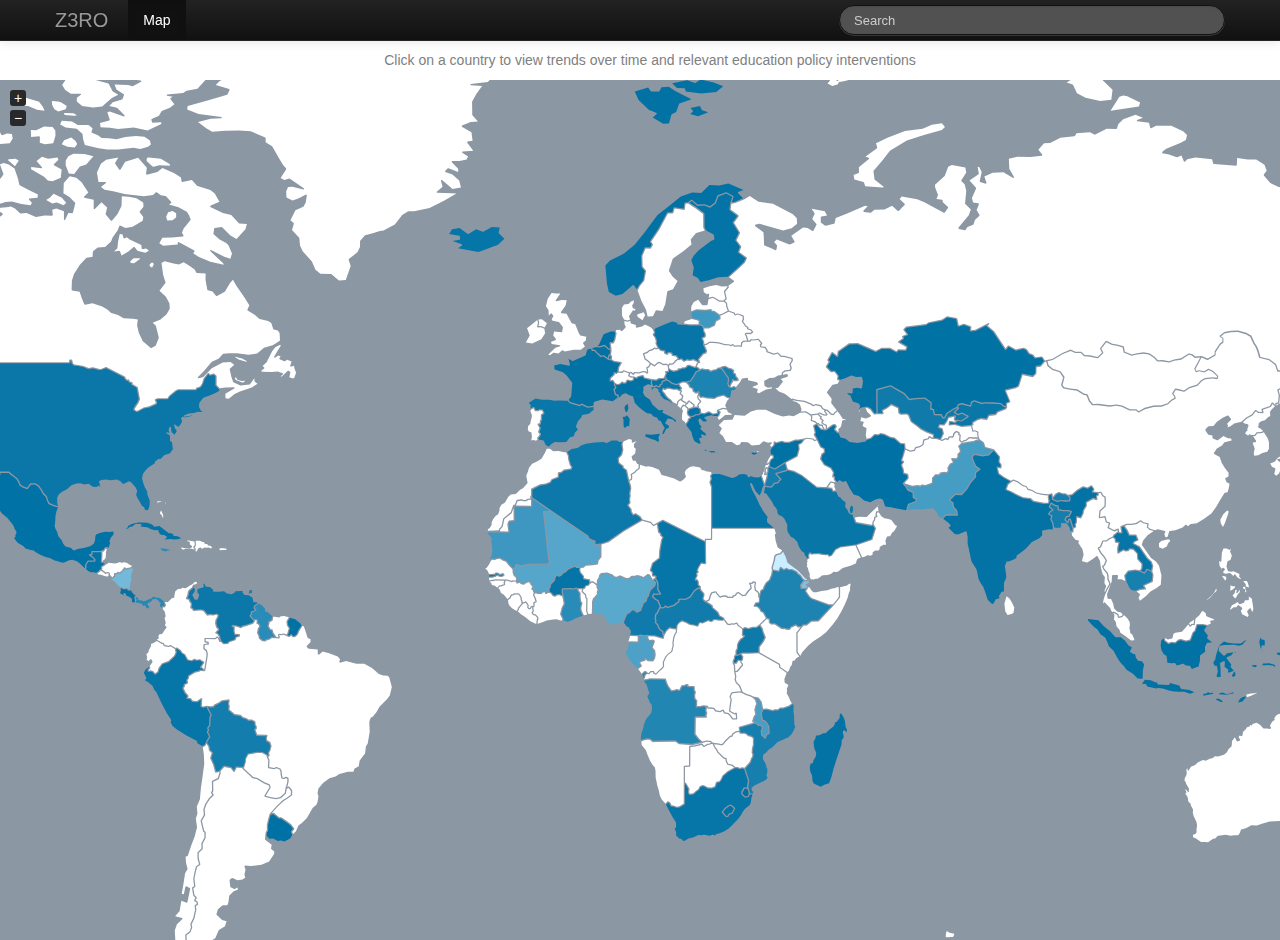
<file: index.html>
<!DOCTYPE html>
<html lang="en"><head><meta http-equiv="Content-Type" content="text/html; charset=UTF-8">
<meta charset="utf-8">
<title>Z3R0</title>
<meta name="viewport" content="width=device-width, initial-scale=1.0">
<meta name="description" content="">
<meta name="author" content="Alex Stelea">

<!-- Le styles -->
<link href="css/bootstrap.css" rel="stylesheet">
<link rel="stylesheet" type="text/css" href="css/overrides.css">
<link rel="stylesheet" href="css/jquery-jvectormap-1.2.2.css" type="text/css" media="screen"/>
<script src="http://ajax.googleapis.com/ajax/libs/jquery/1.7/jquery.min.js"></script>


<script type="text/javascript" src="http://maps.google.com/maps/api/js?sensor=true"></script>
<script src="js/world.js"></script>
<script>

function findOnMap(){

  var geocoder = new google.maps.Geocoder();

  var address = document.getElementById("latlon").value;
  console.log(address);
  geocoder.geocode( { 'address': address}, function(results, status) {
    if (status == google.maps.GeocoderStatus.OK)
    {
      console.log(results[0]);
      var mapObject = $('#world-map').vectorMap('get', 'mapObject');
      mapObject.setFocusLatLng(8,results[0].geometry.location.pb , results[0].geometry.location.qb);


    }
  });

  

  }
</script>

<link href="css/bootstrap-responsive.css" rel="stylesheet">

</head>

<body style="zoom: 1;">

  <div class="navbar navbar-inverse navbar-fixed-top">
    <div class="navbar-inner">
      <div class="container">
        <button type="button" class="btn btn-navbar" data-toggle="collapse" data-target=".nav-collapse">
          <span class="icon-bar"></span>
          <span class="icon-bar"></span>
          <span class="icon-bar"></span>
        </button>
        <a class="brand" href="#">Z3RO</a>
        <div class="nav-collapse collapse">
          <ul class="nav">
            <li class="active"><a href="#">Map</a></li>
          </ul>
          <form action="javascript:findOnMap();" class="navbar-search pull-right latlon-form">
            <input type="text" class="span4 search-query" id="latlon" placeholder="Search">

          </form>
        </div><!--/.nav-collapse -->
      </div>
    </div>
  </div>


  <div class="container-fluid wrapper">

    <p style="margin-left: 20px; margin-top:30px; text-align: center;color: grey; ">Click on a country to view trends over time and relevant education policy interventions</p>

    <div id="world-map" style="width:100%; height: 100%;"></div>



  </div> <!-- /container -->


<!-- Le javascript
  ================================================== -->
  <!-- Placed at the end of the document so the pages load faster -->
  <script src="./index_files/jquery.js"></script>
  <script src="./index_files/bootstrap-transition.js"></script>
  <script src="./index_files/bootstrap-alert.js"></script>
  <script src="./index_files/bootstrap-modal.js"></script>
  <script src="./index_files/bootstrap-dropdown.js"></script>
  <script src="./index_files/bootstrap-scrollspy.js"></script>
  <script src="./index_files/bootstrap-tab.js"></script>
  <script src="./index_files/bootstrap-tooltip.js"></script>
  <script src="./index_files/bootstrap-popover.js"></script>
  <script src="./index_files/bootstrap-button.js"></script>
  <script src="./index_files/bootstrap-collapse.js"></script>
  <script src="./index_files/bootstrap-carousel.js"></script>
  <script src="./index_files/bootstrap-typeahead.js"></script>
<script src="js/jquery-jvectormap-1.2.2.min.js"></script>
<script src="js/jquery-jvectormap-world-mill-en.js"></script>
  <script>
  var rateData = {
    "AG": 97.68504,
    "AQ": 93.35028,
    "AO": 85.65094,
    "AC": 86.00456,
    "AA": 99.69506,
    "AS": 97.19656,
    "AJ": 87.26808,
    "BF": 97.79026,
    "BO": 91.66823,
    "BE": 99.07387,
    "BH": 97.42418,
    "BD": 90.89595,
    "BT": 90.22048,
    "BL": 91.35203,
    "BK": 89.87537,
    "BU": 99.50663,
    "UV": 64.47442,
    "CB": 98.24667,
    "CM": 93.54099,
    "CV": 93.75227,
    "CJ": 90.05023,
    "CF": 92.55506,
    "CR": 99.08600,
    "HR": 95.86382,
    "CU": 98.36273,
    "CY": 99.28487,
    "DA": 95.82263,
    "DJ": 54.15378,
    "DR": 92.16524,
    "EG": 97.78876,
    "ES": 95.82473,
    "EK": 58.93599,
    "ER": 36.89252,
    "EN": 97.33384,
    "ET": 87.42659,
    "FJ": 99.01366,
    "FI": 97.97438,
    "FR": 99.14573,
    "GA": 69.54649,
    "GG": 98.44162,
    "GM": 99.76082,
    "GH": 82.60875,
    "GR": 99.04522,
    "GT": 98.02285,
    "GV": 82.95876,
    "PU": 74.9957,
    "GY": 82.68872,
    "HO": 97.26015,
    "HK": 97.23308,
    "HU": 97.71261,
    "IC": 99.01521,
    "IN": 98.64584,
    "ID": 98.98814,
    "IR": 99.85232,
    "EI": 99.70381,
    "IS": 97.38998,
    "IT": 99.09596,
    "JM": 82.37867,
    "JA": 99.97142,
    "JO": 90.71775,
    "KZ": 99.57536,
    "KS": 98.87213,
    "KG": 96.06251,
    "LA": 97.35163,
    "LE": 97.05746,
    "LT": 74.99947,
    "LI": 41.10318,
    "DZ": 94.3662,
    "LS": 98.69724,
    "LH": 93.54938,
    "LU": 94.6252,
    "MK": 98.20113,
    "MV": 94.58015,
    "ML": 67.18966,
    "MT": 93.81297,
    "RM": 99.40337,
    "MR": 75.31948,
    "MX": 99.472,
    "MD": 90.5779,
    "MG": 98.79477,
    "MJ": 93.69336,
    "MO": 96.49268,
    "MZ": 90.57897,
    "WA": 86.10983,
    "NL": 99.9778,
    "NZ": 99.46741,
    "NU": 93.86945,
    "NG": 65.70859,
    "NI": 57.55225,
    "NO": 99.14498,
    "MU": 97.64795,
    "MW": 71.16301,
    "PK": 72.14592,
    "PM": 97.5077,
    "PA": 84.18588,
    "PE": 97.12997,
    "PL": 96.79033,
    "PO": 99.35998,
    "RQ": 83.11714,
    "QA": 94.92783,
    "RO": 87.58664,
    "RW": 98.74732,
    "TP": 98.63822,
    "SA": 96.57484,
    "SG": 78.86015,
    "RI": 94.48253,
    "SI": 97.79589,
    "KH": 89.90776,
    "BP": 87.50456,
    "SP": 99.71503,
    "CE": 92.96433,
    "ST": 88.10274,
    "SC": 87.31759,
    "VC": 98.48239,
    "NS": 92.8397,
    "SW": 99.46064,
    "SZ": 99.54102,
    "SY": 99.60136,
    "TI": 97.63237,
    "TT": 90.93355,
    "TD": 97.38833,
    "TS": 99.41563,
    "TU": 98.92401,
    "UG": 93.86056,
    "UP": 92.11341,
    "UK": 99.70888,
    "US": 95.73804,
    "UY": 99.83441,
    "UZ": 92.78716,
    "VE": 94.79147,
    "VM": 99.41693,
    "YM": 76.39072,
    "ZA": 97.24901

  };
  $(function(){

    $('#world-map').vectorMap({

      map: 'world_mill_en',
      backgroundColor: '#8c97a4',
      markerStyle: {
        initial: {
          fill: '#F8E23B',
          stroke: '#383f47'
        }
      },
      hoverOpacity: 0.7,
      hoverColor: false,
      regionsSelectable: true,
      regionsSelectableOne: true,

      focusOn: 
      {
        x: 0.5,
        y: 0.5,
        scale: 1.5
      },
      series: {
        regions: [{
          values: rateData,
          scale: ['#C8EEFF', '#0071A4'],
          normalizeFunction: 'polynomial'
        }]
      },
      onRegionLabelShow: function(e, el, code){
        if (rateData[code] == undefined){
          rateData[code] = "N/A";
        }
        el.html(el.html()+' (Primary School Completion Rate - '+'<strong>'+rateData[code]+'</strong>)');
      },
      onRegionClick: function(event, code){
        if (code == "CR") {
          window.location.href = "costarica.html";
        }
        if (code == "KH") {
          window.location.href = "cambodia.html";
        }
        if (code == "MW") {
          window.location.href = "malawi.html";
        }
      }
    });
 var mapObject = $('#world-map').vectorMap('get', 'mapObject');
mapObject.setFocusLatLng = function(scale, lat, lng){
        var point,
            proj = jvm.WorldMap.maps[this.params.map].projection,
            centralMeridian = proj.centralMeridian,
            width = this.width - this.baseTransX * 2 * this.baseScale,
            height = this.height - this.baseTransY * 2 * this.baseScale,
            inset,
            bbox,
            scaleFactor = this.scale / this.baseScale,
            centerX,
            centerY;

        if (lng < (-180 + centralMeridian)) {
            lng += 360;
        }

        point = jvm.Proj[proj.type](lat, lng, centralMeridian);

        inset = this.getInsetForPoint(point.x, point.y);
        if (inset) {
            bbox = inset.bbox;

            centerX = (point.x - bbox[0].x) / (bbox[1].x - bbox[0].x);
            centerY = (point.y - bbox[0].y) / (bbox[1].y - bbox[0].y);

            this.setFocus(scale, centerX, centerY);
        }
    }
});

</script>



</body></html>
</file>
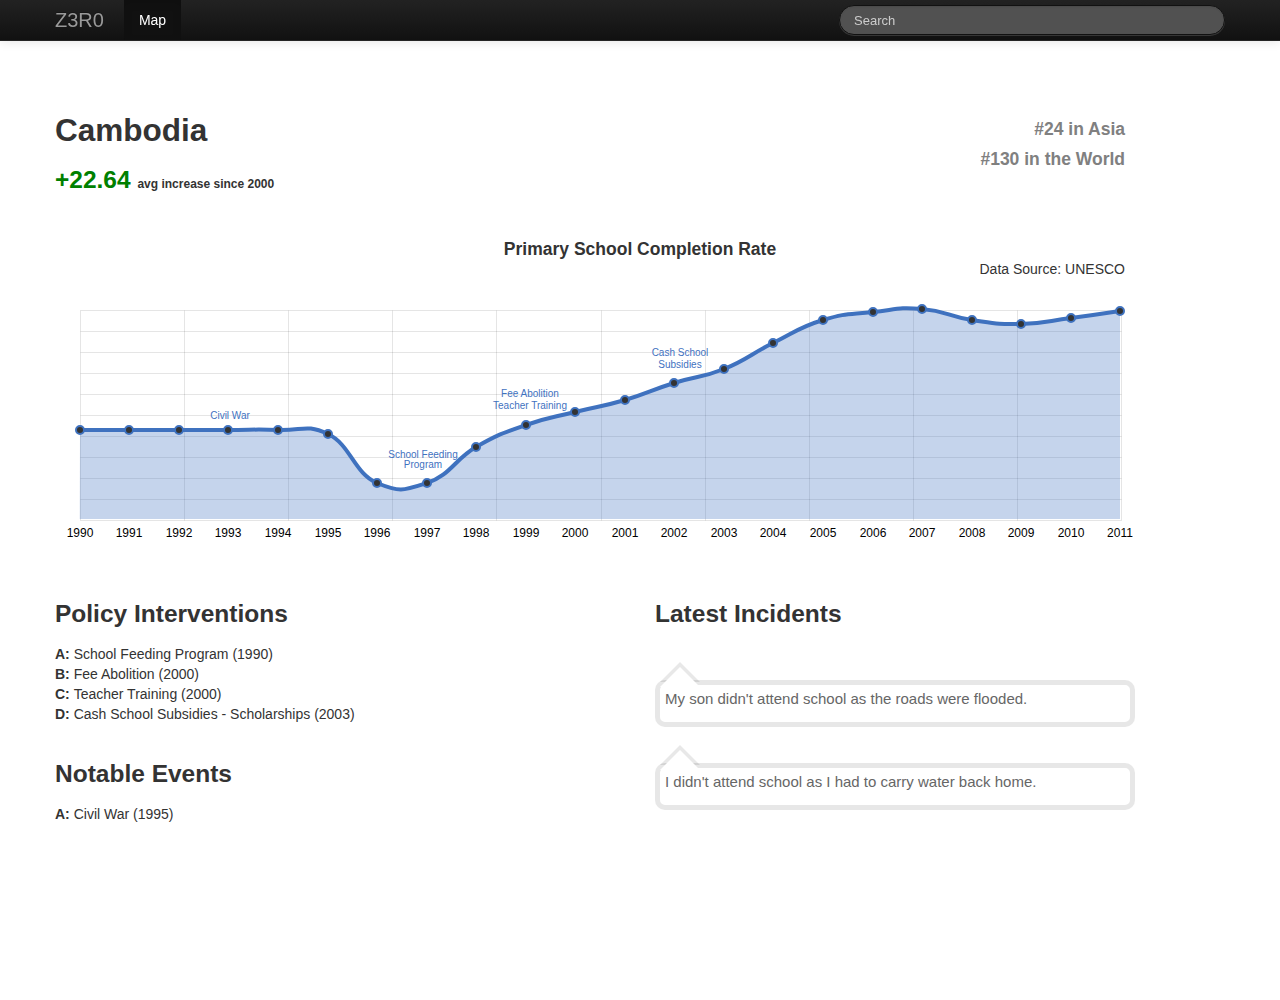
<file: cambodia.html>
<!DOCTYPE html>
        <html lang="en"><head><meta http-equiv="Content-Type" content="text/html; charset=UTF-8">
            <meta charset="utf-8">
            <title>Cambodia</title>
            <meta name="viewport" content="width=device-width, initial-scale=1.0">
            <meta name="description" content="">
            <meta name="author" content="">

            <!-- Le styles -->
            <link href="css/bootstrap.css" rel="stylesheet">
            <link rel="stylesheet" type="text/css" href="css/overrides.css
            ">
            <script src="http://ajax.googleapis.com/ajax/libs/jquery/1.7/jquery.min.js"></script>
            <script type="text/javascript"></script>

            <script src="js/raphael.js"></script>
            <script src="js/popup.js"></script>


            <link href="css/bootstrap-responsive.css" rel="stylesheet">

          
           <script type="text/javascript">

           Raphael.fn.drawGrid = function (x, y, w, h, wv, hv, color) {
            color = "rgba(0,0,0,0.1)";
            var path = ["M", Math.round(x) + .5, Math.round(y) + .5, "L", Math.round(x + w) + .5, Math.round(y) + .5, Math.round(x + w) + .5, Math.round(y + h) + .5, Math.round(x) + .5, Math.round(y + h) + .5, Math.round(x) + .5, Math.round(y) + .5],
                rowHeight = h / hv,
                columnWidth = w / wv;
            for (var i = 1; i < hv; i++) {
                path = path.concat(["M", Math.round(x) + .5, Math.round(y + i * rowHeight) + .5, "H", Math.round(x + w) + .5]);
            }
            for (i = 1; i < wv; i++) {
                path = path.concat(["M", Math.round(x + i * columnWidth) + .5, Math.round(y) + .5, "V", Math.round(y + h) + .5]);
            }
            return this.path(path.join(",")).attr({stroke: color});
        };

        $(function () {
            $("#data").css({
                position: "absolute",
                left: "-9999em",
                top: "-9999em"
            });
        });

        window.onload = function () {
            function getAnchors(p1x, p1y, p2x, p2y, p3x, p3y) {
                var l1 = (p2x - p1x) / 2,
                    l2 = (p3x - p2x) / 2,
                    a = Math.atan((p2x - p1x) / Math.abs(p2y - p1y)),
                    b = Math.atan((p3x - p2x) / Math.abs(p2y - p3y));
                a = p1y < p2y ? Math.PI - a : a;
                b = p3y < p2y ? Math.PI - b : b;
                var alpha = Math.PI / 2 - ((a + b) % (Math.PI * 2)) / 2,
                    dx1 = l1 * Math.sin(alpha + a),
                    dy1 = l1 * Math.cos(alpha + a),
                    dx2 = l2 * Math.sin(alpha + b),
                    dy2 = l2 * Math.cos(alpha + b);
                return {
                    x1: p2x - dx1,
                    y1: p2y + dy1,
                    x2: p2x + dx2,
                    y2: p2y + dy2
                };
            }
            // Grab the data
            var labels = [],
                data = [];
            $("#data tfoot th").each(function () {
                labels.push($(this).html());
            });
            $("#data tbody td").each(function () {
                data.push($(this).html());
            });
            
            // Draw
            var width = $("#holder").width() - 80,
                height = 250,
                leftgutter = 0,
                bottomgutter = 20,
                topgutter = 20,
                colorhue = .6 || Math.random(),
                color = "hsl(" + [colorhue, .5, .5] + ")",
                r = Raphael("holder", width, height),
                txt = {font: '12px Helvetica, Arial', fill: "#000"},
                txt1 = {font: '10px Helvetica, Arial', fill: "#000"},
                txt2 = {font: '12px Helvetica, Arial', fill: "#000"},
                txt3 = {font: '12px Helvetica, Arial', fill: "#fff"},
                X = (width - leftgutter) / labels.length,
                labels3 = r.set(),
                max = Math.max.apply(Math, data),
                Y = (height - bottomgutter - topgutter) / max;

            r.drawGrid(leftgutter + X * .5 + .5, topgutter + .5, width - leftgutter - X, height - topgutter - bottomgutter, 10, 10, "#000");
            var path = r.path().attr({stroke: color, "stroke-width": 4, "stroke-linejoin": "round"}),
                bgp = r.path().attr({stroke: "none", opacity: .3, fill: color}),
                label = r.set(),

                lx = 0, ly = 0,
                is_label_visible = false,
                leave_timer,
                blanket = r.set();
            label.push(r.text(60, 12, "24 hits").attr(txt3));
            label.push(r.text(60, 27, "22 September 2008").attr(txt1).attr({fill: color}));
            label.hide();
            label2 = r.set()
            label2.push(r.text(368, 165, "School Feeding").attr(txt1).attr({fill: color}));
            label2.push(r.text(368, 175, "Program").attr(txt1).attr({fill: color}));
            label2.push(r.text(475, 104, "Fee Abolition").attr(txt1).attr({fill: color}));
            label2.push(r.text(475, 116, "Teacher Training").attr(txt1).attr({fill: color}));
            label2.push(r.text(625, 63, "Cash School").attr(txt1).attr({fill: color}));
            label2.push(r.text(625, 75, "Subsidies").attr(txt1).attr({fill: color}));
            label2.push(r.text(175, 126, "Civil War").attr(txt1).attr({fill: color}));

            var frame = r.popup(100, 100, label, "right").attr({fill: "#000", stroke: "#666", "stroke-width": 2, "fill-opacity": .7}).hide();

            var p, bgpp;
            for (var i = 0, ii = labels.length; i < ii; i++) {
                var y = Math.round(height - bottomgutter - Y * data[i]),
                    x = Math.round(leftgutter + X * (i + .5)),
                    t = r.text(x, height - 6, labels[i]).attr(txt).toBack();
                if (!i) {
                    p = ["M", x, y, "C", x, y];
                    bgpp = ["M", leftgutter + X * .5, height - bottomgutter, "L", x, y, "C", x, y];
                }
                if (i && i < ii - 1) {
                    var Y0 = Math.round(height - bottomgutter - Y * data[i - 1]),
                        X0 = Math.round(leftgutter + X * (i - .5)),
                        Y2 = Math.round(height - bottomgutter - Y * data[i + 1]),
                        X2 = Math.round(leftgutter + X * (i + 1.5));
                    var a = getAnchors(X0, Y0, x, y, X2, Y2);
                    p = p.concat([a.x1, a.y1, x, y, a.x2, a.y2]);
                    bgpp = bgpp.concat([a.x1, a.y1, x, y, a.x2, a.y2]);
                }
                var dot = r.circle(x, y, 4).attr({fill: "#333", stroke: color, "stroke-width": 2});
                blanket.push(r.rect(leftgutter + X * i, 0, X, height - bottomgutter).attr({stroke: "none", fill: "#fff", opacity: 0}));
                var rect = blanket[blanket.length - 1];
                (function (x, y, data, lbl, dot) {
                    var timer, i = 0;
                    rect.hover(function () {
                        clearTimeout(leave_timer);
                        var side = "right";
                        if (x + frame.getBBox().width > width) {
                            side = "left";
                        }
                        var ppp = r.popup(x, y, label, side, 1),
                            anim = Raphael.animation({
                                path: ppp.path,
                                transform: ["t", ppp.dx, ppp.dy]
                            }, 200 * is_label_visible);
                        lx = label[0].transform()[0][1] + ppp.dx;
                        ly = label[0].transform()[0][2] + ppp.dy;
                        frame.show().stop().animate(anim);
                        label[0].attr({text: data + " %"}).show().stop().animateWith(frame, anim, {transform: ["t", lx, ly]}, 200 * is_label_visible);
                        label[1].attr({text: lbl}).show().stop().animateWith(frame, anim, {transform: ["t", lx, ly]}, 200 * is_label_visible);
                        dot.attr("r", 6);
                        is_label_visible = true;
                    }, function () {
                        dot.attr("r", 4);
                        leave_timer = setTimeout(function () {
                            frame.hide();
                            label[0].hide();
                            label[1].hide();
                            is_label_visible = false;
                        }, 1);
                    });
                })(x, y, data[i], labels[i], dot);
            }
            p = p.concat([x, y, x, y]);
            bgpp = bgpp.concat([x, y, x, y, "L", x, height - bottomgutter, "z"]);
            path.attr({path: p});
            bgp.attr({path: bgpp});
            frame.toFront();
            label[0].toFront();
            label[1].toFront();
            blanket.toFront();
        };

        </script>
          <style type="text/css"></style></head>

          <body style="zoom:">

            <div class="navbar navbar-inverse navbar-fixed-top">
              <div class="navbar-inner">
                <div class="container">
                  <button type="button" class="btn btn-navbar" data-toggle="collapse" data-target=".nav-collapse">
                    <span class="icon-bar"></span>
                    <span class="icon-bar"></span>
                    <span class="icon-bar"></span>
                  </button>
                  <a class="brand" href="index.html">Z3R0</a>
                  <div class="nav-collapse collapse">
                    <ul class="nav">
                      <li class="active"><a href="index.html">Map</a></li>
                    </ul>
                     <form class="navbar-search pull-right">
                      <input type="text" class="span4 search-query" placeholder="Search">
                    </form>
                  </div><!--/.nav-collapse -->
                </div>
              </div>
            </div>

            <div class="container" style="margin-top:100px;">
          

            <h2>Cambodia</h2>
         
            <h3><span style="color:green;">+22.64</span> <span style="font-size:12px;">avg increase since 2000</span></h3>
            <h4 style="color: grey; margin-top: -95px; margin-right:100px;" align="right">#24 in Asia</h4>
            <h4 style="color: grey; margin-right:100px;" align="right">#130 in the World</h4>
          
            <table id="data">
            		<h4 style="margin-bottom: 0px; margin-top: 70px;" align="center">Primary School Completion Rate</h4>	  
                    <tfoot>
                        <tr>
                            <th>1990</th>
                            <th>1991</th>
                            <th>1992</th>
                            <th>1993</th>
                            <th>1994</th>
                            <th>1995</th>
                            <th>1996</th>
                            <th>1997</th>
                            <th>1998</th>
                            <th>1999</th>
                            <th>2000</th>
                            <th>2001</th>
                            <th>2002</th>
                            <th>2003</th>
                            <th>2004</th>
                            <th>2005</th>
                            <th>2006</th>
                            <th>2007</th>
                            <th>2008</th>
                            <th>2009</th>
                            <th>2010</th>
                            <th>2011</th>              
                            
                        </tr>
                    </tfoot>
                    <tbody>
                        <tr>
                            <td>38.38</td>
                            <td>38.38</td>
                            <td>38.38</td>
                            <td>38.38</td>
                            <td>38.38</td>
                            <td>36.88</td>
                            <td>15.78</td>
                            <td>15.78</td>
                            <td>31.24</td>
                            <td>40.89</td>
                            <td>46.26</td>
                            <td>51.63</td>
                            <td>58.95</td>
                            <td>65.09</td>
                            <td>76.26</td>
                            <td>86.40</td>
                            <td>89.85</td>
                            <td>90.97</td>
                            <td>86.32</td>
                            <td>84.34</td>
                            <td>87.09</td>
                            <td>89.90</td>
                                
                        </tr>
                    </tbody>
                </table>
                <p style="margin-right: 100px;" class="pull-right">Data Source: UNESCO</p>
                <div id="holder"></div>
              
              <div class="row">
                <div class="span6 events">
                  <h3>Policy Interventions</h3>
                  <strong>A: </strong>School Feeding Program (1990) <br>
                  <strong>B: </strong>Fee Abolition (2000) <br>
                  <strong>C: </strong>Teacher Training (2000) <br>
                  <strong>D: </strong>Cash School Subsidies - Scholarships (2003) </br></br>
                  
                  <h3>Notable Events</h3>
                  <strong>A: </strong>Civil War (1995) <br>
                  
                </div>
                <div class="span6 incidents">
                  <h3>Latest Incidents</h3>
                    <script>
                    var tid = setTimeout(addIncident, 2000);
                    
                    function addIncident() {
                        var currentdate = new Date();
                        var s = '<div class="speech-bubble"><p>I didnt attend school as I had to carry water back home.<span class="pull-right">'+currentdate.getHours() + ':' + currentdate.getMinutes() + '</span></p></div>';
                        $('#text').prepend(s);
                        tid = setTimeout(addIncident, 5000); 


                    }
                    function abortTimer() { // to be called when you want to stop the timer
                      clearTimeout(tid);
                    }
                    </script>
                    <div id="text">
                        <div class="speech-bubble"><p>My son didn't attend school as the roads were flooded.</p></div>
                        <div class="speech-bubble"><p>I didn't attend school as I had to carry water back home.</p></div>
                    </div>
                    

                </div>
              </div>

            </div>
        </div>
 <!-- /container -->

            <!-- Le javascript
            ================================================== -->
            <!-- Placed at the end of the document so the pages load faster -->
            <script src="./index_files/jquery.js"></script>
            <script src="./index_files/bootstrap-transition.js"></script>
            <script src="./index_files/bootstrap-alert.js"></script>
            <script src="./index_files/bootstrap-modal.js"></script>
            <script src="./index_files/bootstrap-dropdown.js"></script>
            <script src="./index_files/bootstrap-scrollspy.js"></script>
            <script src="./index_files/bootstrap-tab.js"></script>
            <script src="./index_files/bootstrap-tooltip.js"></script>
            <script src="./index_files/bootstrap-popover.js"></script>
            <script src="./index_files/bootstrap-button.js"></script>
            <script src="./index_files/bootstrap-collapse.js"></script>
            <script src="./index_files/bootstrap-carousel.js"></script>
            <script src="./index_files/bootstrap-typeahead.js"></script>

          

        </body></html>
</file>
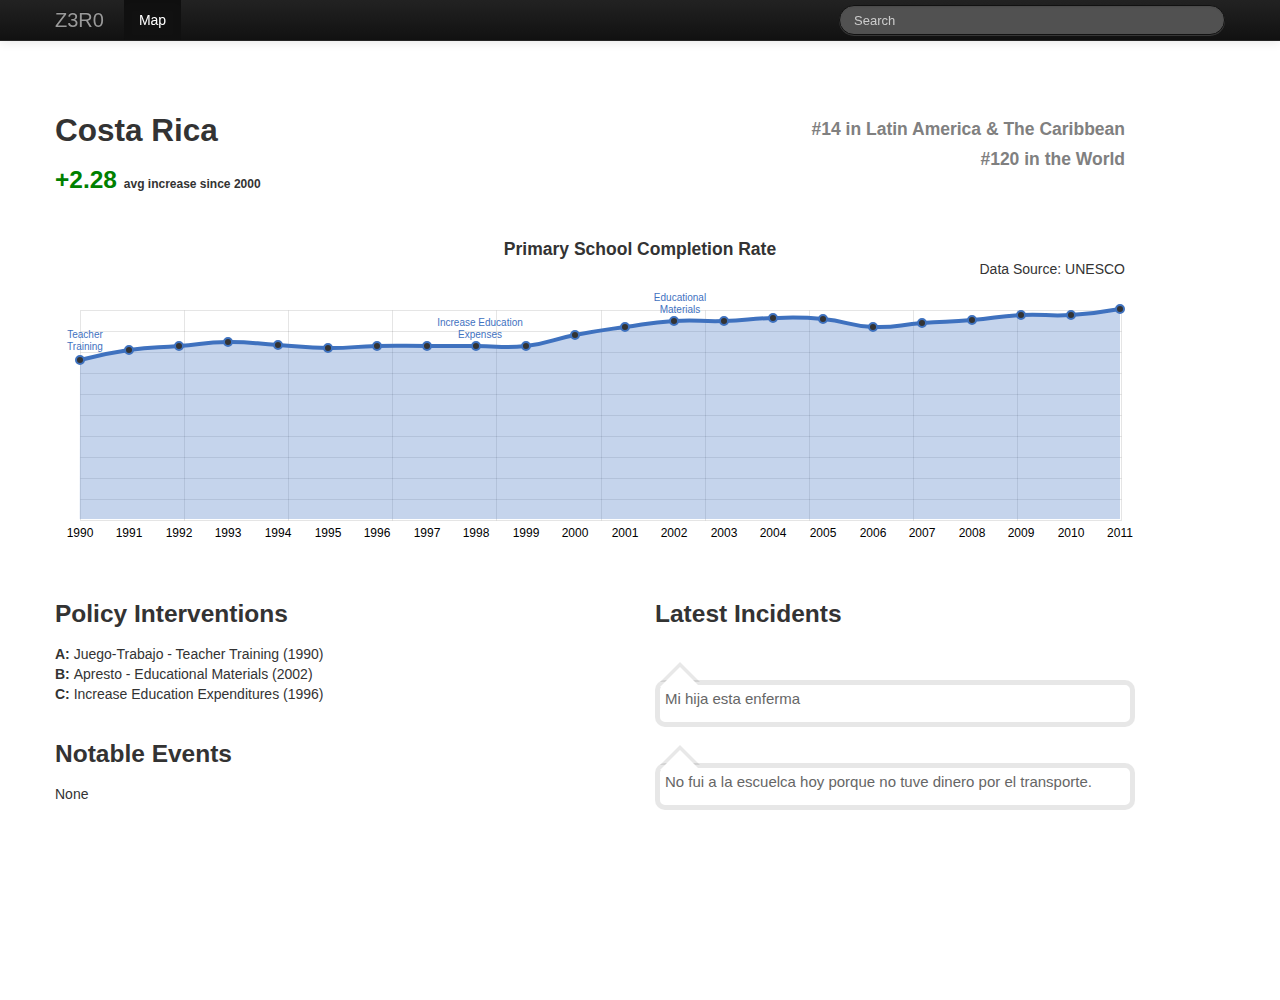
<file: costarica.html>
<!DOCTYPE html>
        <html lang="en"><head><meta http-equiv="Content-Type" content="text/html; charset=UTF-8">
            <meta charset="utf-8">
            <title>Costa Rica</title>
            <meta name="viewport" content="width=device-width, initial-scale=1.0">
            <meta name="description" content="">
            <meta name="author" content="">

            <!-- Le styles -->
            <link href="css/bootstrap.css" rel="stylesheet">
            <link rel="stylesheet" type="text/css" href="css/overrides.css">
            <script src="js/jquery.min.js"></script>
            <script type="text/javascript"></script>

            <script src="js/raphael.js"></script>
            <script src="js/popup.js"></script>


            <link href="css/bootstrap-responsive.css" rel="stylesheet">

           <script type="text/javascript">

           Raphael.fn.drawGrid = function (x, y, w, h, wv, hv, color) {
            color = "rgba(0,0,0,0.1)";
            var path = ["M", Math.round(x) + .5, Math.round(y) + .5, "L", Math.round(x + w) + .5, Math.round(y) + .5, Math.round(x + w) + .5, Math.round(y + h) + .5, Math.round(x) + .5, Math.round(y + h) + .5, Math.round(x) + .5, Math.round(y) + .5],
                rowHeight = h / hv,
                columnWidth = w / wv;
            for (var i = 1; i < hv; i++) {
                path = path.concat(["M", Math.round(x) + .5, Math.round(y + i * rowHeight) + .5, "H", Math.round(x + w) + .5]);
            }
            for (i = 1; i < wv; i++) {
                path = path.concat(["M", Math.round(x + i * columnWidth) + .5, Math.round(y) + .5, "V", Math.round(y + h) + .5]);
            }
            return this.path(path.join(",")).attr({stroke: color});
        };

        $(function () {
            $("#data").css({
                position: "absolute",
                left: "-9999em",
                top: "-9999em"
            });
        });

        window.onload = function () {
            function getAnchors(p1x, p1y, p2x, p2y, p3x, p3y) {
                var l1 = (p2x - p1x) / 2,
                    l2 = (p3x - p2x) / 2,
                    a = Math.atan((p2x - p1x) / Math.abs(p2y - p1y)),
                    b = Math.atan((p3x - p2x) / Math.abs(p2y - p3y));
                a = p1y < p2y ? Math.PI - a : a;
                b = p3y < p2y ? Math.PI - b : b;
                var alpha = Math.PI / 2 - ((a + b) % (Math.PI * 2)) / 2,
                    dx1 = l1 * Math.sin(alpha + a),
                    dy1 = l1 * Math.cos(alpha + a),
                    dx2 = l2 * Math.sin(alpha + b),
                    dy2 = l2 * Math.cos(alpha + b);
                return {
                    x1: p2x - dx1,
                    y1: p2y + dy1,
                    x2: p2x + dx2,
                    y2: p2y + dy2
                };
            }
            // Grab the data
            var labels = [],
                data = [];
            $("#data tfoot th").each(function () {
                labels.push($(this).html());
            });
            $("#data tbody td").each(function () {
                data.push($(this).html());
            });
            
            // Draw
            var width = $("#holder").width() - 80,
                height = 250,
                leftgutter = 0,
                bottomgutter = 20,
                topgutter = 20,
                colorhue = .6 || Math.random(),
                color = "hsl(" + [colorhue, .5, .5] + ")",
                r = Raphael("holder", width, height),
                txt = {font: '12px Helvetica, Arial', fill: "#000"},
                txt1 = {font: '10px Helvetica, Arial', fill: "#000"},
                txt2 = {font: '12px Helvetica, Arial', fill: "#000"},
                txt3 = {font: '12px Helvetica, Arial', fill: "#fff"},
                X = (width - leftgutter) / labels.length,
                labels3 = r.set(),
                max = Math.max.apply(Math, data),
                Y = (height - bottomgutter - topgutter) / max;

            
            r.drawGrid(leftgutter + X * .5 + .5, topgutter + .5, width - leftgutter - X, height - topgutter - bottomgutter, 10, 10, "#000");
            var path = r.path().attr({stroke: color, "stroke-width": 4, "stroke-linejoin": "round"}),
                bgp = r.path().attr({stroke: "none", opacity: .3, fill: color}),
                label = r.set(),

                lx = 0, ly = 0,
                is_label_visible = false,
                leave_timer,
                blanket = r.set();
            label.push(r.text(60, 12, "24 hits").attr(txt3));
            label.push(r.text(60, 27, "22 September 2008").attr(txt1).attr({fill: color}));
            label.hide();
            label2 = r.set()
            label2.push(r.text(30, 45, "Teacher").attr(txt1).attr({fill: color}));
            label2.push(r.text(30, 57, "Training").attr(txt1).attr({fill: color}));
            label2.push(r.text(625, 8, "Educational").attr(txt1).attr({fill: color}));
            label2.push(r.text(625, 20, "Materials").attr(txt1).attr({fill: color}));
            label2.push(r.text(425, 33, "Increase Education").attr(txt1).attr({fill: color}));
            label2.push(r.text(425, 45, "Expenses").attr(txt1).attr({fill: color}));

            var frame = r.popup(100, 100, label, "right").attr({fill: "#000", stroke: "#666", "stroke-width": 2, "fill-opacity": .7}).hide();

            var p, bgpp;
            for (var i = 0, ii = labels.length; i < ii; i++) {
                var y = Math.round(height - bottomgutter - Y * data[i]),
                    x = Math.round(leftgutter + X * (i + .5)),
                    t = r.text(x, height - 6, labels[i]).attr(txt).toBack();
                if (!i) {
                    p = ["M", x, y, "C", x, y];
                    bgpp = ["M", leftgutter + X * .5, height - bottomgutter, "L", x, y, "C", x, y];
                }
                if (i && i < ii - 1) {
                    var Y0 = Math.round(height - bottomgutter - Y * data[i - 1]),
                        X0 = Math.round(leftgutter + X * (i - .5)),
                        Y2 = Math.round(height - bottomgutter - Y * data[i + 1]),
                        X2 = Math.round(leftgutter + X * (i + 1.5));
                    var a = getAnchors(X0, Y0, x, y, X2, Y2);
                    p = p.concat([a.x1, a.y1, x, y, a.x2, a.y2]);
                    bgpp = bgpp.concat([a.x1, a.y1, x, y, a.x2, a.y2]);
                }
                var dot = r.circle(x, y, 4).attr({fill: "#333", stroke: color, "stroke-width": 2});
                blanket.push(r.rect(leftgutter + X * i, 0, X, height - bottomgutter).attr({stroke: "none", fill: "#fff", opacity: 0}));
                var rect = blanket[blanket.length - 1];
                (function (x, y, data, lbl, dot) {
                    var timer, i = 0;
                    rect.hover(function () {
                        clearTimeout(leave_timer);
                        var side = "right";
                        if (x + frame.getBBox().width > width) {
                            side = "left";
                        }
                        var ppp = r.popup(x, y, label, side, 1),
                            anim = Raphael.animation({
                                path: ppp.path,
                                transform: ["t", ppp.dx, ppp.dy]
                            }, 200 * is_label_visible);
                        lx = label[0].transform()[0][1] + ppp.dx;
                        ly = label[0].transform()[0][2] + ppp.dy;
                        frame.show().stop().animate(anim);
                        label[0].attr({text: data + " %"}).show().stop().animateWith(frame, anim, {transform: ["t", lx, ly]}, 200 * is_label_visible);
                        label[1].attr({text: lbl}).show().stop().animateWith(frame, anim, {transform: ["t", lx, ly]}, 200 * is_label_visible);
                        dot.attr("r", 6);
                        is_label_visible = true;
                    }, function () {
                        dot.attr("r", 4);
                        leave_timer = setTimeout(function () {
                            frame.hide();
                            label[0].hide();
                            label[1].hide();
                            is_label_visible = false;
                        }, 1);
                    });
                })(x, y, data[i], labels[i], dot);
            }
            p = p.concat([x, y, x, y]);
            bgpp = bgpp.concat([x, y, x, y, "L", x, height - bottomgutter, "z"]);
            path.attr({path: p});
            bgp.attr({path: bgpp});
            frame.toFront();
            label[0].toFront();
            label[1].toFront();
            blanket.toFront();
        };

        </script>
          <style type="text/css"></style></head>

          <body style="zoom:">

            <div class="navbar navbar-inverse navbar-fixed-top">
              <div class="navbar-inner">
                <div class="container">
                  <button type="button" class="btn btn-navbar" data-toggle="collapse" data-target=".nav-collapse">
                    <span class="icon-bar"></span>
                    <span class="icon-bar"></span>
                    <span class="icon-bar"></span>
                  </button>
                  <a class="brand" href="index.html">Z3R0</a>
                  <div class="nav-collapse collapse">
                    <ul class="nav">
                      <li class="active"><a href="index.html">Map</a></li>
                    </ul>
                     <form class="navbar-search pull-right">
                      <input type="text" class="span4 search-query" placeholder="Search">
                    </form>
                  </div><!--/.nav-collapse -->
                </div>
              </div>
            </div>

            <div class="container" style="margin-top:100px;">
          

            <h2>Costa Rica</h2>
         
            <h3><span style="color:green;">+2.28</span> <span style="font-size:12px;">avg increase since 2000</span></h3>
            <h4 style="color: grey; margin-top: -95px; margin-right:100px;" align="right">#14 in Latin America & The Caribbean</h4>
            <h4 style="color: grey; margin-right:100px;" align="right">#120 in the World</h4>
          
            <table id="data">
            		<h4 style="margin-bottom: 0px; margin-top: 70px;" align="center">Primary School Completion Rate</h4>	  
                    <tfoot>
                        <tr>
                            <th>1990</th>
                            <th>1991</th>
                            <th>1992</th>
                            <th>1993</th>
                            <th>1994</th>
                            <th>1995</th>
                            <th>1996</th>
                            <th>1997</th>
                            <th>1998</th>
                            <th>1999</th>
                            <th>2000</th>
                            <th>2001</th>
                            <th>2002</th>
                            <th>2003</th>
                            <th>2004</th>
                            <th>2005</th>
                            <th>2006</th>
                            <th>2007</th>
                            <th>2008</th>
                            <th>2009</th>
                            <th>2010</th>
                            <th>2011</th>              
                            
                        </tr>
                    </tfoot>
                    <tbody>
                        <tr>
                            <td>75.06</td>
                            <td>79.76</td>
                            <td>81.71</td>
                            <td>83.56</td>
                            <td>82.02</td>
                            <td>80.60</td>
                            <td>81.57</td>
                            <td>81.57</td>
                            <td>81.57</td>
                            <td>81.46</td>
                            <td>86.92</td>
                            <td>90.55</td>
                            <td>93.33</td>
                            <td>93.33</td>
                            <td>94.87</td>
                            <td>94.17</td>
                            <td>90.47</td>
                            <td>92.39</td>
                            <td>93.67</td>
                            <td>96.32</td>
                            <td>96.28</td>
                            <td>99.09</td>
                        </tr>
                    </tbody>
                </table>
                <p style="margin-right: 100px;" class="pull-right">Data Source: UNESCO</p>
                <div id="holder"></div>
              
              <div class="row">
                <div class="span6 events">
                  <h3>Policy Interventions</h3>
                  <strong>A: </strong>Juego-Trabajo - Teacher Training (1990) <br>
                  <strong>B: </strong>Apresto - Educational Materials (2002) <br>
                  <strong>C: </strong> Increase Education Expenditures (1996) <br></br>
                  
                  <h3>Notable Events</h3>
                  <strong></strong>None<br>
                  
                </div>
                <div id="incident" class="span6 incidents">
                  <h3>Latest Incidents</h3>
                    <script>
                    var tid = setTimeout(addIncident, 2000);
                    
                    function addIncident() {
                        var currentdate = new Date();
                        var s = '<div class="speech-bubble"><p>Mi hija esta enferma<span class="pull-right">'+currentdate.getHours() + ':' + currentdate.getMinutes() + '</span></p></div>';
                        $('#text').prepend(s);
                        tid = setTimeout(addIncident, 5000); 


                    }
                    function abortTimer() { // to be called when you want to stop the timer
                      clearTimeout(tid);
                    }
                    </script>
                    <div id="text">
                        <div class="speech-bubble"><p>Mi hija esta enferma</p></div>
                        <div class="speech-bubble"><p>No fui a la escuelca hoy porque no tuve dinero por el transporte.</p></div>
                    </div>
                    


                </div>
              </div>

            </div>           
        </div>
<!-- /container -->

            <!-- Le javascript
            ================================================== -->
            <!-- Placed at the end of the document so the pages load faster -->
            <script src="./index_files/jquery.js"></script>
            <script src="./index_files/bootstrap-transition.js"></script>
            <script src="./index_files/bootstrap-alert.js"></script>
            <script src="./index_files/bootstrap-modal.js"></script>
            <script src="./index_files/bootstrap-dropdown.js"></script>
            <script src="./index_files/bootstrap-scrollspy.js"></script>
            <script src="./index_files/bootstrap-tab.js"></script>
            <script src="./index_files/bootstrap-tooltip.js"></script>
            <script src="./index_files/bootstrap-popover.js"></script>
            <script src="./index_files/bootstrap-button.js"></script>
            <script src="./index_files/bootstrap-collapse.js"></script>
            <script src="./index_files/bootstrap-carousel.js"></script>
            <script src="./index_files/bootstrap-typeahead.js"></script>

          

        </body></html>
</file>
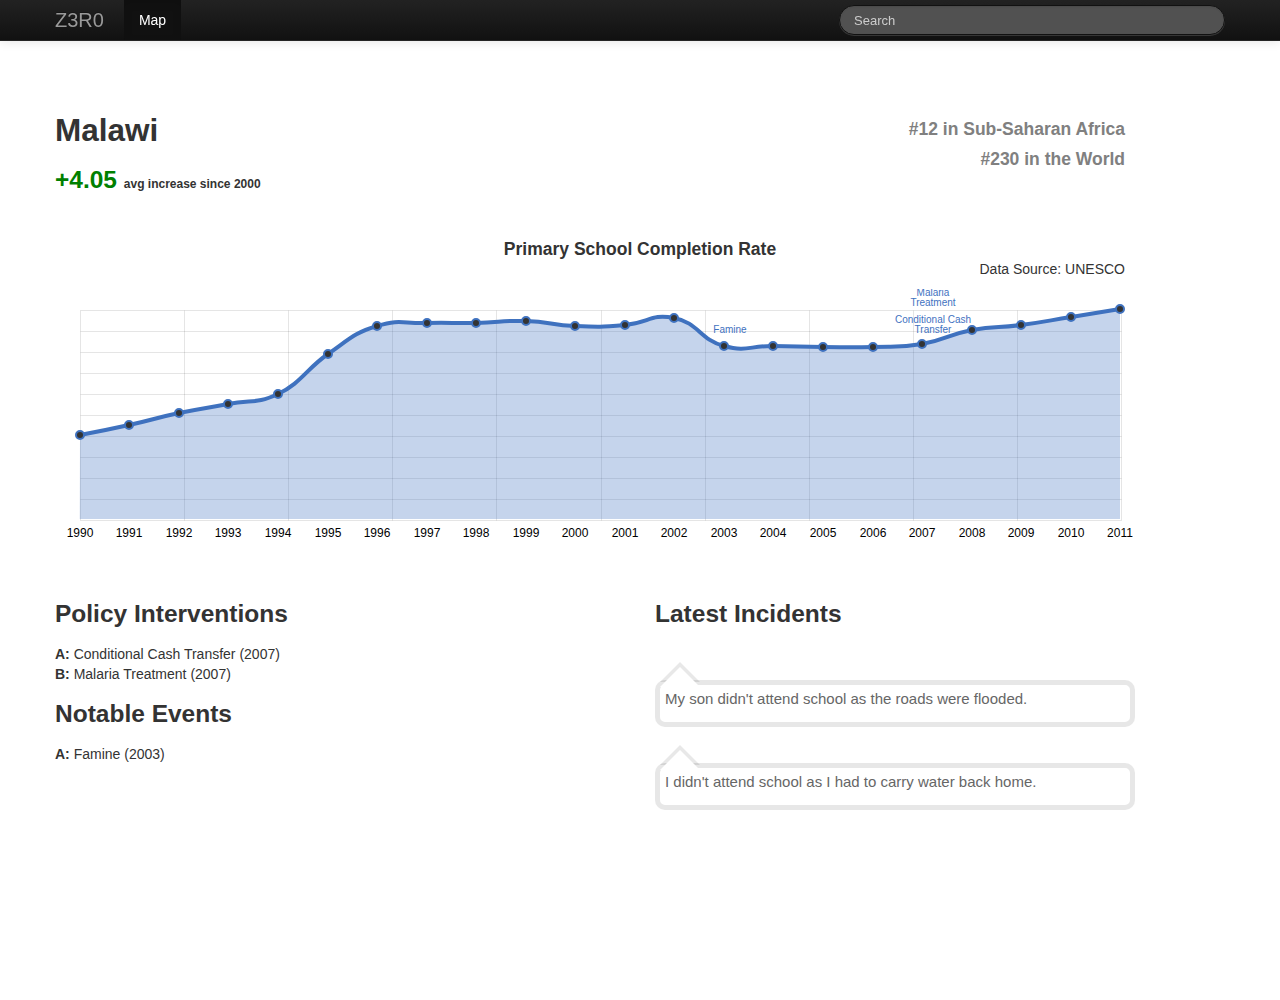
<file: malawi.html>
<!DOCTYPE html>
<html lang="en"><head><meta http-equiv="Content-Type" content="text/html; charset=UTF-8">
    <meta charset="utf-8">
    <title>Malawi</title>
    <meta name="viewport" content="width=device-width, initial-scale=1.0">
    <meta name="description" content="">
    <meta name="author" content="">

    <!-- Le styles -->
    <link href="css/bootstrap.css" rel="stylesheet">
    <link rel="stylesheet" type="text/css" href="css/overrides.css
    ">
    <script src="http://ajax.googleapis.com/ajax/libs/jquery/1.7/jquery.min.js"></script>
    <script type="text/javascript"></script>


    
      
    <script src="js/raphael.js"></script>
    <script src="js/popup.js"></script>


    <link href="css/bootstrap-responsive.css" rel="stylesheet">


   <script type="text/javascript">

   Raphael.fn.drawGrid = function (x, y, w, h, wv, hv, color) {
    color = "rgba(0,0,0,0.1)";
    var path = ["M", Math.round(x) + .5, Math.round(y) + .5, "L", Math.round(x + w) + .5, Math.round(y) + .5, Math.round(x + w) + .5, Math.round(y + h) + .5, Math.round(x) + .5, Math.round(y + h) + .5, Math.round(x) + .5, Math.round(y) + .5],
        rowHeight = h / hv,
        columnWidth = w / wv;
    for (var i = 1; i < hv; i++) {
        path = path.concat(["M", Math.round(x) + .5, Math.round(y + i * rowHeight) + .5, "H", Math.round(x + w) + .5]);
    }
    for (i = 1; i < wv; i++) {
        path = path.concat(["M", Math.round(x + i * columnWidth) + .5, Math.round(y) + .5, "V", Math.round(y + h) + .5]);
    }
    return this.path(path.join(",")).attr({stroke: color});
};

$(function () {
    $("#data").css({
        position: "absolute",
        left: "-9999em",
        top: "-9999em"
    });
});

window.onload = function () {
    function getAnchors(p1x, p1y, p2x, p2y, p3x, p3y) {
        var l1 = (p2x - p1x) / 2,
            l2 = (p3x - p2x) / 2,
            a = Math.atan((p2x - p1x) / Math.abs(p2y - p1y)),
            b = Math.atan((p3x - p2x) / Math.abs(p2y - p3y));
        a = p1y < p2y ? Math.PI - a : a;
        b = p3y < p2y ? Math.PI - b : b;
        var alpha = Math.PI / 2 - ((a + b) % (Math.PI * 2)) / 2,
            dx1 = l1 * Math.sin(alpha + a),
            dy1 = l1 * Math.cos(alpha + a),
            dx2 = l2 * Math.sin(alpha + b),
            dy2 = l2 * Math.cos(alpha + b);
        return {
            x1: p2x - dx1,
            y1: p2y + dy1,
            x2: p2x + dx2,
            y2: p2y + dy2
        };
    }
    // Grab the data
    var labels = [],
        data = [];
    $("#data tfoot th").each(function () {
        labels.push($(this).html());
    });
    $("#data tbody td").each(function () {
        data.push($(this).html());
    });
    
    // Draw
    var width = $("#holder").width() - 80,
        height = 250,
        leftgutter = 0,
        bottomgutter = 20,
        topgutter = 20,
        colorhue = .6 || Math.random(),
        color = "hsl(" + [colorhue, .5, .5] + ")",
        r = Raphael("holder", width, height),
        txt = {font: '12px Helvetica, Arial', fill: "#000"},
        txt1 = {font: '10px Helvetica, Arial', fill: "#000"},
        txt2 = {font: '12px Helvetica, Arial', fill: "#000"},
        txt3 = {font: '12px Helvetica, Arial', fill: "#fff"},
        X = (width - leftgutter) / labels.length,
        labels3 = r.set(),
        max = Math.max.apply(Math, data),
        Y = (height - bottomgutter - topgutter) / max;

    
    r.drawGrid(leftgutter + X * .5 + .5, topgutter + .5, width - leftgutter - X, height - topgutter - bottomgutter, 10, 10, "#000");
    var path = r.path().attr({stroke: color, "stroke-width": 4, "stroke-linejoin": "round"}),
        bgp = r.path().attr({stroke: "none", opacity: .3, fill: color}),
        label = r.set(),

        lx = 0, ly = 0,
        is_label_visible = false,
        leave_timer,
        blanket = r.set();
    label.push(r.text(60, 12, "24 hits").attr(txt3));
    label.push(r.text(60, 27, "22 September 2008").attr(txt1).attr({fill: color}));
    label.hide();
    label2 = r.set()
    label2.push(r.text(878, 30, "Conditional Cash").attr(txt1).attr({fill: color}));
    label2.push(r.text(878, 40, "Transfer").attr(txt1).attr({fill: color}));
    label2.push(r.text(878, 3, "Malaria").attr(txt1).attr({fill: color}));
    label2.push(r.text(878, 13, "Treatment").attr(txt1).attr({fill: color}));
    label2.push(r.text(675, 40, "Famine").attr(txt1).attr({fill: color}));

    var frame = r.popup(100, 100, label, "right").attr({fill: "#000", stroke: "#666", "stroke-width": 2, "fill-opacity": .7}).hide();

    var p, bgpp;
    for (var i = 0, ii = labels.length; i < ii; i++) {
        var y = Math.round(height - bottomgutter - Y * data[i]),
            x = Math.round(leftgutter + X * (i + .5)),
            t = r.text(x, height - 6, labels[i]).attr(txt).toBack();
        if (!i) {
            p = ["M", x, y, "C", x, y];
            bgpp = ["M", leftgutter + X * .5, height - bottomgutter, "L", x, y, "C", x, y];
        }
        if (i && i < ii - 1) {
            var Y0 = Math.round(height - bottomgutter - Y * data[i - 1]),
                X0 = Math.round(leftgutter + X * (i - .5)),
                Y2 = Math.round(height - bottomgutter - Y * data[i + 1]),
                X2 = Math.round(leftgutter + X * (i + 1.5));
            var a = getAnchors(X0, Y0, x, y, X2, Y2);
            p = p.concat([a.x1, a.y1, x, y, a.x2, a.y2]);
            bgpp = bgpp.concat([a.x1, a.y1, x, y, a.x2, a.y2]);
        }
        var dot = r.circle(x, y, 4).attr({fill: "#333", stroke: color, "stroke-width": 2});
        blanket.push(r.rect(leftgutter + X * i, 0, X, height - bottomgutter).attr({stroke: "none", fill: "#fff", opacity: 0}));
        var rect = blanket[blanket.length - 1];
        (function (x, y, data, lbl, dot) {
            var timer, i = 0;
            rect.hover(function () {
                clearTimeout(leave_timer);
                var side = "right";
                if (x + frame.getBBox().width > width) {
                    side = "left";
                }
                var ppp = r.popup(x, y, label, side, 1),
                    anim = Raphael.animation({
                        path: ppp.path,
                        transform: ["t", ppp.dx, ppp.dy]
                    }, 200 * is_label_visible);
                lx = label[0].transform()[0][1] + ppp.dx;
                ly = label[0].transform()[0][2] + ppp.dy;
                frame.show().stop().animate(anim);
                label[0].attr({text: data + " %"}).show().stop().animateWith(frame, anim, {transform: ["t", lx, ly]}, 200 * is_label_visible);
                label[1].attr({text: lbl}).show().stop().animateWith(frame, anim, {transform: ["t", lx, ly]}, 200 * is_label_visible);
                dot.attr("r", 6);
                is_label_visible = true;
            }, function () {
                dot.attr("r", 4);
                leave_timer = setTimeout(function () {
                    frame.hide();
                    label[0].hide();
                    label[1].hide();
                    is_label_visible = false;
                }, 1);
            });
        })(x, y, data[i], labels[i], dot);
    }
    p = p.concat([x, y, x, y]);
    bgpp = bgpp.concat([x, y, x, y, "L", x, height - bottomgutter, "z"]);
    path.attr({path: p});
    bgp.attr({path: bgpp});
    frame.toFront();
    label[0].toFront();
    label[1].toFront();
    blanket.toFront();
};

</script>
  <style type="text/css"></style></head>

  <body style="zoom:">

    <div class="navbar navbar-inverse navbar-fixed-top">
      <div class="navbar-inner">
        <div class="container">
          <button type="button" class="btn btn-navbar" data-toggle="collapse" data-target=".nav-collapse">
            <span class="icon-bar"></span>
            <span class="icon-bar"></span>
            <span class="icon-bar"></span>
          </button>
          <a class="brand" href="index.html">Z3R0</a>
          <div class="nav-collapse collapse">
            <ul class="nav">
              <li class="active"><a href="index.html">Map</a></li>
            </ul>
             <form class="navbar-search pull-right">
              <input type="text" class="span4 search-query" placeholder="Search">
            </form>
          </div><!--/.nav-collapse -->
        </div>
      </div>
    </div>

    <div class="container" style="margin-top:100px;">
  

    <h2>Malawi</h2>
 
    <h3><span style="color:green;">+4.05</span> <span style="font-size:12px;">avg increase since 2000</span></h3>
    <h4 style="color: grey; margin-top: -95px; margin-right:100px;" align="right">#12 in Sub-Saharan Africa</h4>
    <h4 style="color: grey; margin-right:100px;" align="right">#230 in the World</h4>
  
    <table id="data">
    		<h4 style="margin-bottom: 0px; margin-top: 70px;" align="center">Primary School Completion Rate</h4>	  
            <tfoot>
                <tr>
                    <th>1990</th>
                    <th>1991</th>
                    <th>1992</th>
                    <th>1993</th>
                    <th>1994</th>
                    <th>1995</th>
                    <th>1996</th>
                    <th>1997</th>
                    <th>1998</th>
                    <th>1999</th>
                    <th>2000</th>
                    <th>2001</th>
                    <th>2002</th>
                    <th>2003</th>
                    <th>2004</th>
                    <th>2005</th>
                    <th>2006</th>
                    <th>2007</th>
                    <th>2008</th>
                    <th>2009</th>
                    <th>2010</th>
                    <th>2011</th>              
                    
                </tr>
            </tfoot>
            <tbody>
                <tr>
                    <td>28.39</td>
                    <td>31.86</td>
                    <td>35.89</td>
                    <td>38.88</td>
                    <td>42.29</td>
                    <td>56.06</td>
                    <td>65.50</td>
                    <td>66.38</td>
                    <td>66.38</td>
                    <td>67.24</td>
                    <td>65.48</td>
                    <td>65.76</td>
                    <td>68.21</td>
                    <td>58.65</td>
                    <td>58.65</td>
                    <td>58.41</td>
                    <td>58.27</td>
                    <td>59.3</td>
                    <td>64.12</td>
                    <td>65.89</td>
                    <td>68.29</td>
                    <td>71.16</td>
                        
                </tr>
            </tbody>
        </table>
        <p style="margin-right: 100px;" class="pull-right">Data Source: UNESCO</p>

        <div id="holder"></div>
      
      <div class="row">
        <div class="span6 events">
          <h3>Policy Interventions</h3>
          <strong>A: </strong>Conditional Cash Transfer (2007) <br>
          <strong>B: </strong>Malaria Treatment (2007) <br>
          
          <h3>Notable Events</h3>
          <strong>A: </strong>Famine (2003) <br>
          
        </div>
        <div class="span6 incidents">
          <h3>Latest Incidents</h3>
            
            <script>
            var tid = setTimeout(addIncident, 2000);
            
            function addIncident() {
                var currentdate = new Date();
                var s = '<div class="speech-bubble"><p>I didnt attend school as I had to carry water back home<span class="pull-right">'+currentdate.getHours() + ':' + currentdate.getMinutes() + '</span></p></div>';
                $('#text').prepend(s);
                tid = setTimeout(addIncident, 5000); 


            }
            function abortTimer() { // to be called when you want to stop the timer
              clearTimeout(tid);
            }
            </script>
            <div id="text">
                <div class="speech-bubble"><p>My son didn't attend school as the roads were flooded.</p></div>
                <div class="speech-bubble"><p>I didn't attend school as I had to carry water back home.</p></div>
            </div>

        </div>
      </div>

    </div> 
</div>
<!-- /container -->

    <!-- Le javascript
    ================================================== -->
    <!-- Placed at the end of the document so the pages load faster -->
    <script src="./index_files/jquery.js"></script>
    <script src="./index_files/bootstrap-transition.js"></script>
    <script src="./index_files/bootstrap-alert.js"></script>
    <script src="./index_files/bootstrap-modal.js"></script>
    <script src="./index_files/bootstrap-dropdown.js"></script>
    <script src="./index_files/bootstrap-scrollspy.js"></script>
    <script src="./index_files/bootstrap-tab.js"></script>
    <script src="./index_files/bootstrap-tooltip.js"></script>
    <script src="./index_files/bootstrap-popover.js"></script>
    <script src="./index_files/bootstrap-button.js"></script>
    <script src="./index_files/bootstrap-collapse.js"></script>
    <script src="./index_files/bootstrap-carousel.js"></script>
    <script src="./index_files/bootstrap-typeahead.js"></script>

  

</body></html>
</file>
<file: css/overrides.css>
html, body {
    height: 100%;
}
.map{
    height: 100%;
    width: auto;
    min-height: 600px;
    margin-top: -20px;

}
.container-fluid {
    margin: 0 auto;
    height: 100%;
    padding: 20px 0;

    -moz-box-sizing: border-box;
    -webkit-box-sizing: border-box;
    box-sizing: border-box;
}
.container{
    margin: 0 auto;
    width: 100%;
}

#cities {
    padding: 0;
    margin-top: 450px;
    margin-left: 100px;	
    z-index: 1;
    display: block;
    position: relative;
    list-style: none;
}
#cities li{
    float: left;
    display: inline-block;
    margin-left: 20px;
}
#cities li a {
	color: #ccf;

}

#world-map{
	width: 100%;
	height: 800px;
	margin-left: 0px;
	margin-top: 10px;
}
.speech-bubble {
    position:relative;
    width: 460px;
    padding: 5px;
    margin: 3em;
    margin-left: 0px;
    background-color:#FFF;
    color: #666;
    font: normal 12px "Segoe UI", Arial, Sans-serif;
    -moz-border-radius: 10px;
    -webkit-border-radius: 10px;
    border-radius: 10px;
    border: 5px solid rgba(0,0,0,0.095);
}
.speech-bubble p {
    font-size: 1.25em;
}

.speech-bubble:before,
.speech-bubble:after {
    content: "\0020";
    display:block;
    position:absolute;
    top:-18px;
    left:0px;
    z-index:2;
    width: 0;
    height: 0;
    overflow:hidden;
    border: solid 20px transparent;
    border-top: 0;
    border-bottom-color:#FFF;
}
.speech-bubble:before {
    top:-23px;
    z-index:1;
    border-bottom-color:rgba(0,0,0,0.09);
}

#incident{
    margin-right: 0px;
}
#text{
    overflow: auto;
    height: 320px;
}
.events, .incidents {
    margin-top: 40px;
}
</file>
